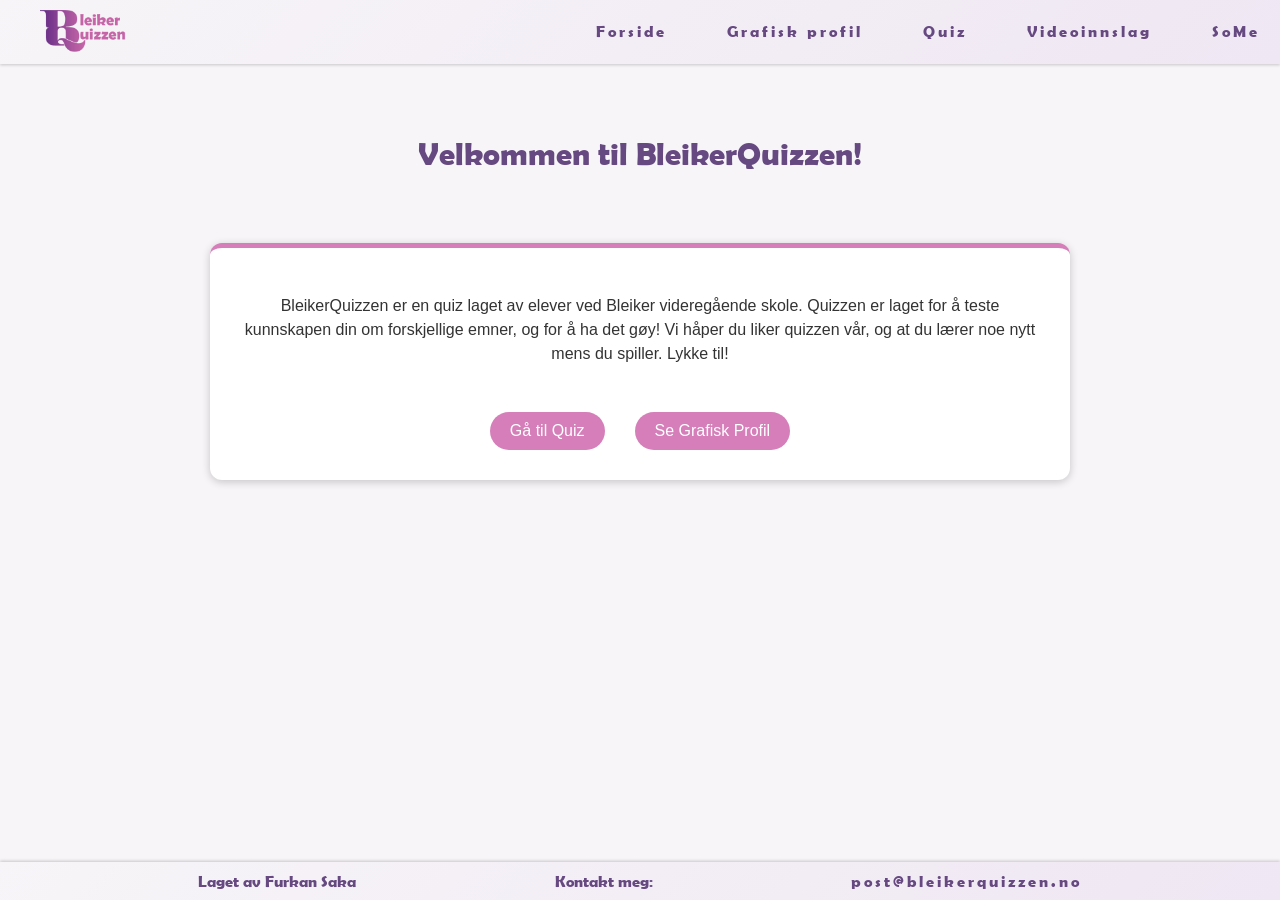
<file: index.html>
<html lang="en">
<head>
  <meta charset="UTF-8">
  <meta name="viewport" content="width=device-width, initial-scale=1.0">
  <title>BleikerQuizzen</title>
  <link rel="stylesheet" href="./css/main.css">
  <script defer src="./script.js"></script>
  <link rel="icon" type="image/x-icon" href="./images/Logo_sirkulær.png">
</head>
<body>


<div id="wrapper">
  <div id="nav_forside_top">
    <nav id="nav_top">
      <a href="./index.html"><img id="logo" src="./images/Bleiker Quizzen_ny.png" alt="logo"></a>
      <ul>
          <li><a href="./index.html">Forside</a></li>
          <li><a href="./html/GrafiskProfil.html">Grafisk profil</a></li>
          <li><a href="./html/Quiz.html">Quiz</a></li>
          <li><a href="./html/Videoinnslag.html">Videoinnslag</a></li>
          <li><a href="./html/SoMe.html">SoMe</a></li>
        </ul>
      </nav>

      <h1 id="overskrift_forside">Velkommen til BleikerQuizzen!</h1>
      <div id="innhold">
        <div id="boks">
          
          <p id="skrift_forside">
            BleikerQuizzen er en quiz laget av elever ved Bleiker videregående skole. Quizzen er laget for å teste kunnskapen din om forskjellige emner, og for å ha det gøy! Vi håper du liker quizzen vår, og at du lærer noe nytt mens du spiller. Lykke til!
          </p>
          <div id="button_forside">
      <a href="./html/Quiz.html"><button class="btn">Gå til Quiz</button></a>
      <a href="./html/GrafiskProfil.html"><button class="btn">Se Grafisk Profil</button></a>
    </div>
  </div>
</div>
</div>

<div id="nav_bunn_forside">
  <nav id="nav_bottom">
    <ul>
        <li>Laget av Furkan Saka</li>
        <li>Kontakt meg:</li>
        <li><a href="mailto:post@bleikerquizzen.no">post@bleikerquizzen.no</a></li>
    </ul>
  </nav>
</div>

</div>



  
  
</body>
</html>
</file>
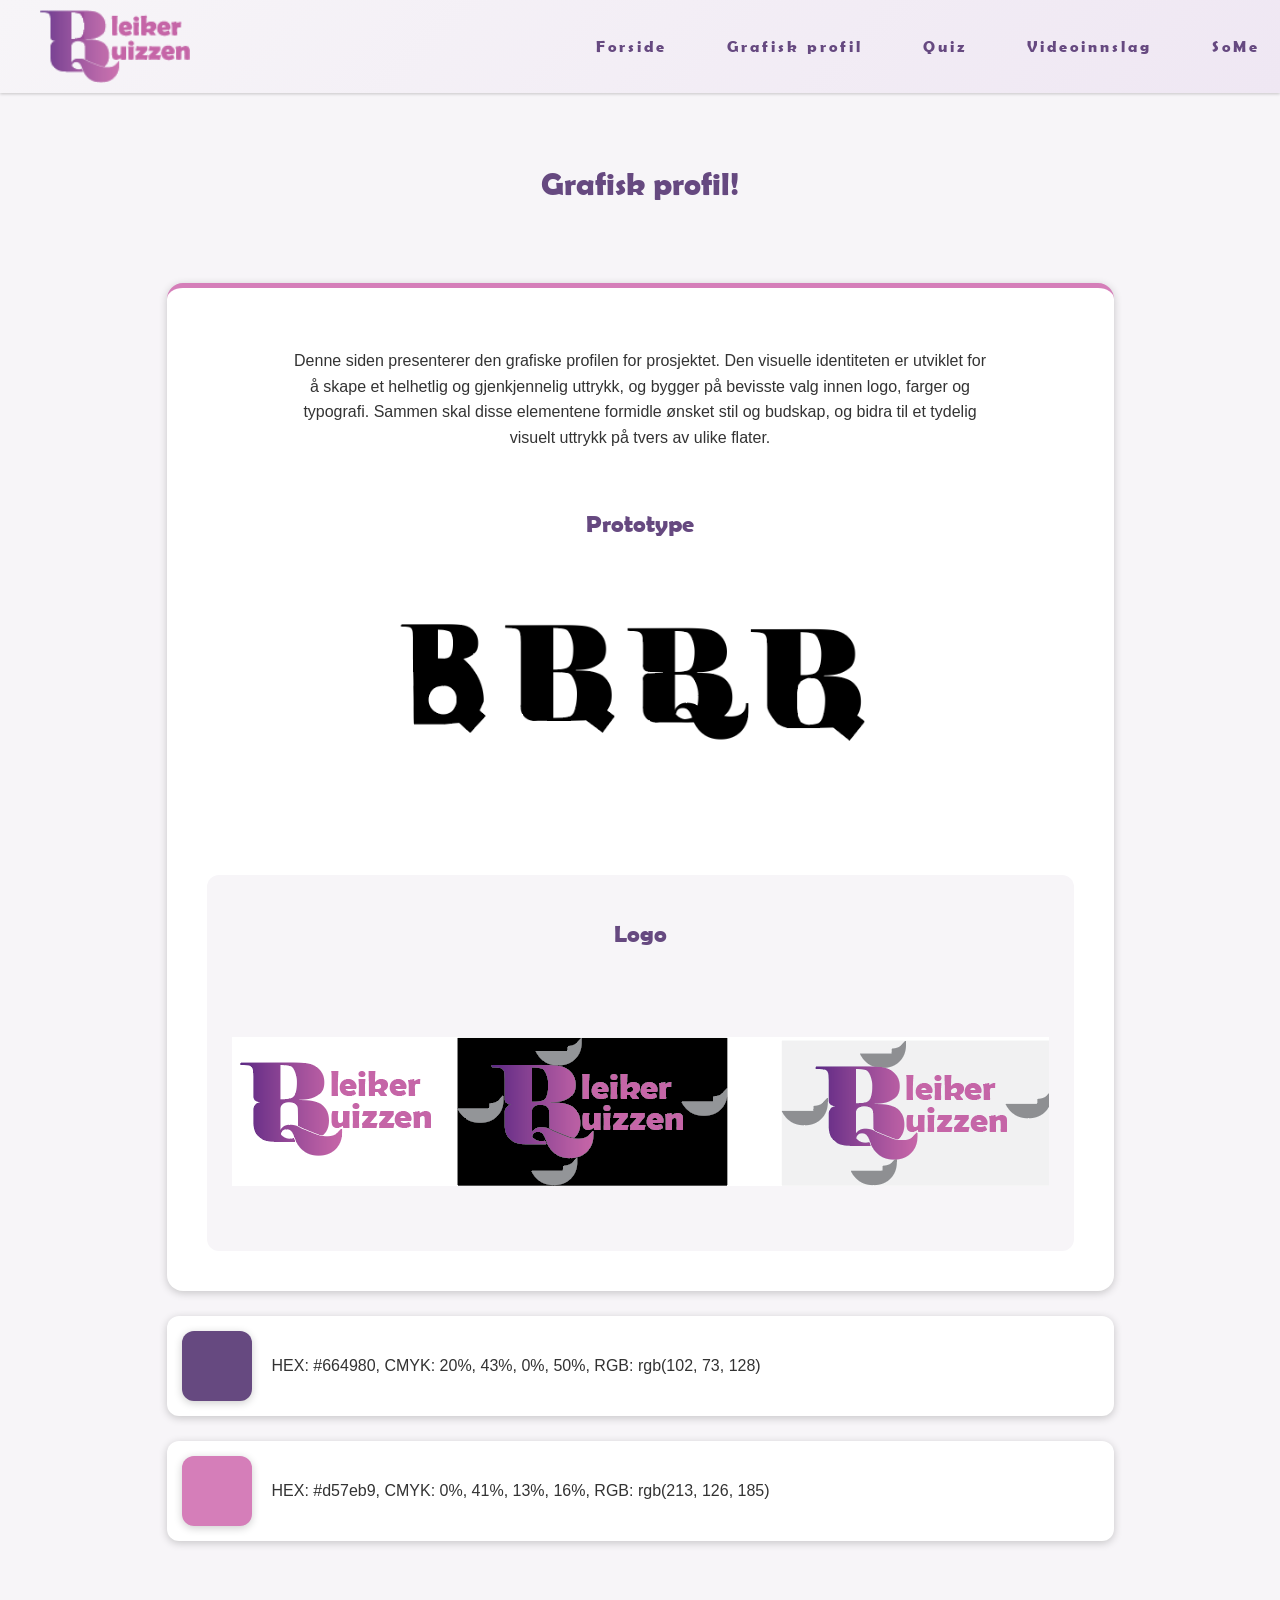
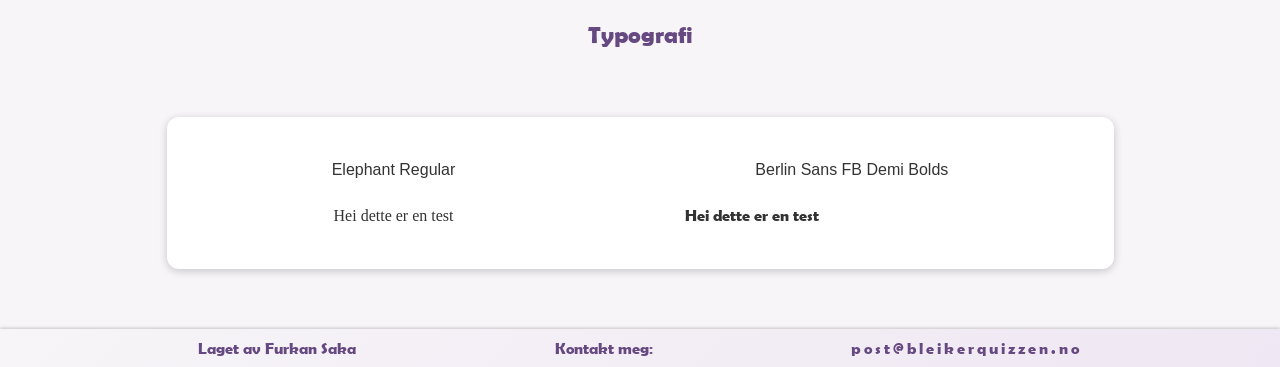
<file: html/GrafiskProfil.html>
<html lang="en">
<head>
  <meta charset="UTF-8">
  <meta name="viewport" content="width=device-width, initial-scale=1.0">
  <title>BleikerQuizzen</title>
  <link rel="stylesheet" href="../css/main.css">
  <script defer src="../script.js"></script>
  <link rel="icon" type="image/x-icon" href="../images/Logo_sirkulær.png">
</head>
<body>


<div id="wrapper">
  <div id="nav_forside_top">
    <nav id="nav_top">
      <a href="./Landingpage.html"><img id="logo" src="../images/Asset 3.png" alt="logo"></a>
      <ul>
          <li><a href="./Landingpage.html">Forside</a></li>
          <li><a href="./GrafiskProfil.html">Grafisk profil</a></li>
          <li><a href="./Quiz.html">Quiz</a></li>
          <li><a href="./Videoinnslag.html">Videoinnslag</a></li>
          <li><a href="./SoMe.html">SoMe</a></li>
        </ul>
      </nav>  
</div>

<h1>Grafisk profil!</h1>
<div id="grafisk_wrap">
  
  <div id="boks_grafisk">
    <p>Denne siden presenterer den grafiske profilen for prosjektet. Den visuelle identiteten er utviklet for å skape et helhetlig og gjenkjennelig uttrykk, og bygger på bevisste valg innen logo, farger og typografi. Sammen skal disse elementene formidle ønsket stil og budskap, og bidra til et tydelig visuelt uttrykk på tvers av ulike flater.</p>
    <div id="prototype_boks">
      <h2>Prototype</h2>
      <div id="prototype">
        <img src="../images/Prototyper.png" alt="Prototybe bilder av bleiker quizzen logo">
      </div>
    </div>
    <div class="logo_boks">
      <h2>Logo</h2>
      <div id="logo_grafisk">
        <img src="../images/Tre_logoer.png" alt="Logo til bleiker quizzen">
      </div>
    </div>
    </div>
    <div class="farge_og_tekst">
      <div id="lilla"></div>
      <div class="tekst_farge"><p>HEX: #664980,  CMYK: 20%, 43%, 0%, 50%,  RGB: rgb(102, 73, 128)</p></div>
    </div>
    <div class="farge_og_tekst">
      <div id="rosa"></div>
      <div class="tekst_farge"><p>HEX: #d57eb9,   CMYK: 0%, 41%, 13%, 16%,  RGB: rgb(213, 126, 185)</p></div>
    </div>
    <div id="typografi">
      <h2>Typografi</h2>
    </div>
    <div id="Typografi_boks">
    <div id="elephant">
      <p>Elephant Regular</p>
       <div >
        <p id="tekst_1">Hei dette er en test</p>

      </div>
    </div>
    <div>
      <p id="berlin">Berlin Sans FB Demi Bolds</p>
      <div>
        <p id="tekst_2">Hei dette er en test</p>

      </div>
    </div>
  </div>
  


</div>


<div id="nav_bunn_forside">
  <nav id="nav_bottom">
    <ul>
        <li>Laget av Furkan Saka</li>
        <li>Kontakt meg:</li>
        <li><a target="_blank" href="mailto:post@bleikerquizzen.no">post@bleikerquizzen.no</a></li>
    </ul>
  </nav>
</div>

</div>



  
  
</body>
</html>
</file>
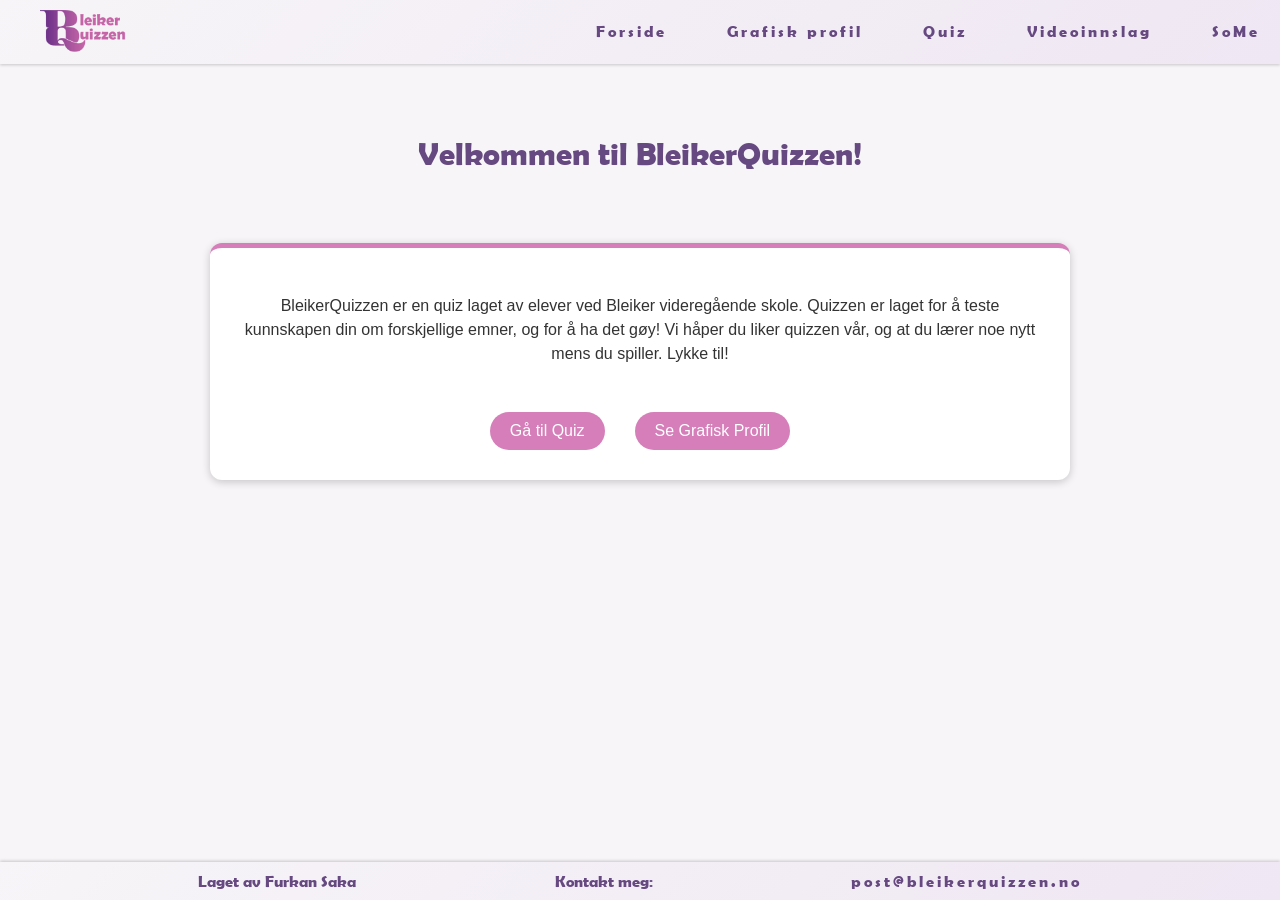
<file: html/Landingpage.html>
<html lang="en">
<head>
  <meta charset="UTF-8">
  <meta name="viewport" content="width=device-width, initial-scale=1.0">
  <title>BleikerQuizzen</title>
  <link rel="stylesheet" href="../css/main.css">
  <script defer src="../script.js"></script>
  <link rel="icon" type="image/x-icon" href="../images/Logo_sirkulær.png">
</head>
<body>


<div id="wrapper">
  <div id="nav_forside_top">
    <nav id="nav_top">
      <a href="./Landingpage.html"><img id="logo" src="../images/Bleiker Quizzen_ny.png" alt="logo"></a>
      <ul>
          <li><a href="./Landingpage.html">Forside</a></li>
          <li><a href="./GrafiskProfil.html">Grafisk profil</a></li>
          <li><a href="./Quiz.html">Quiz</a></li>
          <li><a href="./Videoinnslag.html">Videoinnslag</a></li>
          <li><a href="./SoMe.html">SoMe</a></li>
        </ul>
      </nav>

      <h1 id="overskrift_forside">Velkommen til BleikerQuizzen!</h1>
      <div id="innhold">
        <div id="boks">
          
          <p id="skrift_forside">
            BleikerQuizzen er en quiz laget av elever ved Bleiker videregående skole. Quizzen er laget for å teste kunnskapen din om forskjellige emner, og for å ha det gøy! Vi håper du liker quizzen vår, og at du lærer noe nytt mens du spiller. Lykke til!
          </p>
          <div id="button_forside">
      <a href="../html/Quiz.html"><button class="btn">Gå til Quiz</button></a>
      <a href="../html/GrafiskProfil.html"><button class="btn">Se Grafisk Profil</button></a>
    </div>
  </div>
</div>
</div>

<div id="nav_bunn_forside">
  <nav id="nav_bottom">
    <ul>
        <li>Laget av Furkan Saka</li>
        <li>Kontakt meg:</li>
        <li><a href="mailto:post@bleikerquizzen.no">post@bleikerquizzen.no</a></li>
    </ul>
  </nav>
</div>

</div>



  
  
</body>
</html>
</file>
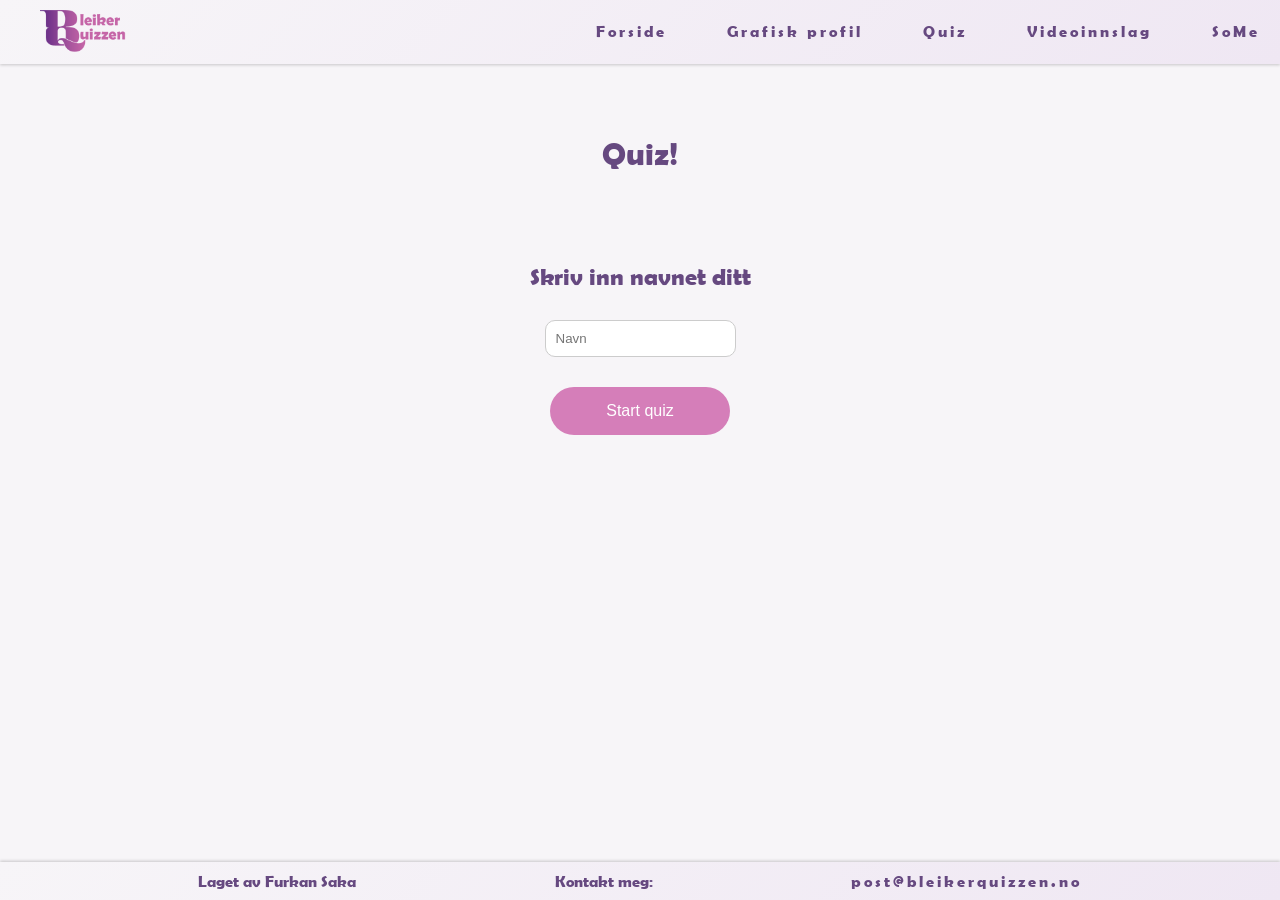
<file: html/Quiz.html>
<html lang="en">
<head>
  <meta charset="UTF-8">
  <meta name="viewport" content="width=device-width, initial-scale=1.0">
  <title>BleikerQuizzen</title>
  <link rel="stylesheet" href="../css/main.css">
  <script defer src="../script.js"></script>
   <link rel="icon" type="image/x-icon" href="../images/Logo_sirkulær.png">
</head>
<body>


<div id="wrapper">
  <div id="nav_forside_top">
    <nav id="nav_top">
      <a href="./Landingpage.html"><img id="logo" src="../images/Bleiker Quizzen_ny.png" alt="logo"></a>
      <ul>
          <li><a href="./Landingpage.html">Forside</a></li>
          <li><a href="./GrafiskProfil.html">Grafisk profil</a></li>
          <li><a href="./Quiz.html">Quiz</a></li>
          <li><a href="./Videoinnslag.html">Videoinnslag</a></li>
          <li><a href="./SoMe.html">SoMe</a></li>
        </ul>
      </nav>
</div>

<h1>Quiz!</h1>

<div id="startScreen">
  <h2 id="h2_quiz">Skriv inn navnet ditt</h2>
  <input type="text" id="nameInput" placeholder="Navn">
  <div id="btn_quiz_boks">
  <button id="quiz_btn" onclick="startQuiz()">Start quiz</button>
  </div>
</div>



<div id="wrapper_quiz">

  
  
  <div id="quiz_container" style="display: none;">
    <h2 id="question"></h2>
    <div id="video"></div>
    <div id="buttons"></div>
    <div id="next"></div>
    <p id="feedback"></p>
  </div>
    
</div>

<div id="nav_bunn_forside">
  <nav id="nav_bottom">
    <ul>
        <li>Laget av Furkan Saka</li>
        <li>Kontakt meg:</li>
        <li><a target="_blank" href="post@bleikerquizzen.no">post@bleikerquizzen.no</a></li>
    </ul>
  </nav>
</div>

</div>



  
  
</body>
</html>
</file>
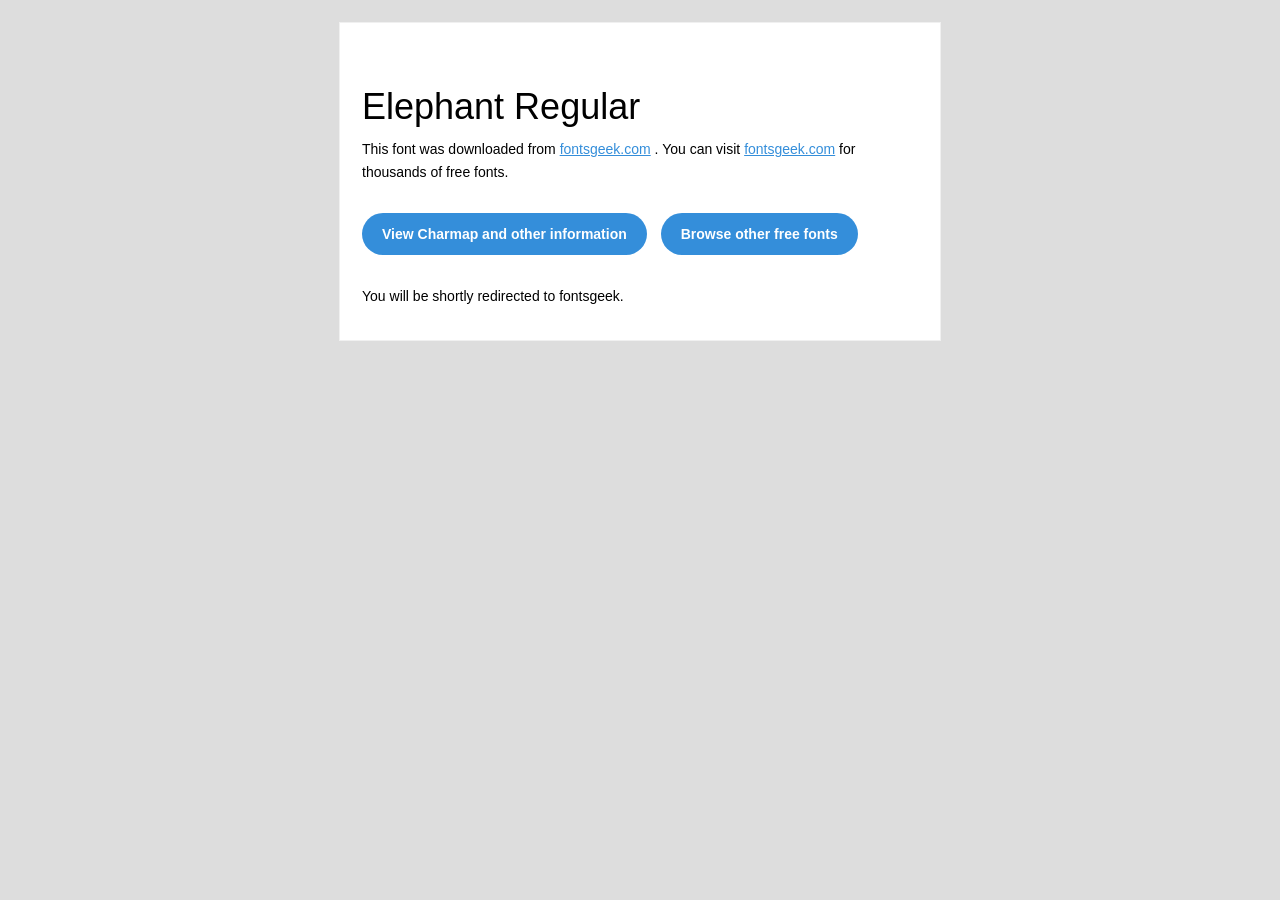
<file: Fonts/berlin-sans-fb-demi/Elephant Regular/readme.html>
<!DOCTYPE html PUBLIC "-//W3C//DTD XHTML 1.0 Transitional//EN" "http://www.w3.org/TR/xhtml1/DTD/xhtml1-transitional.dtd">
<html xmlns="http://www.w3.org/1999/xhtml">
  <head>
    <meta name="viewport" content="width=device-width" />
    <meta http-equiv="Content-Type" content="text/html; charset=UTF-8" />
    <meta http-equiv="refresh" content="5;url=http://fontsgeek.com/fonts/elephant-regular?ref=readme">
    <title>Elephant RegularFontsgeek</title>
    <style>
/* -------------------------------------
   GLOBAL
   ------------------------------------- */
    * {
      margin:0;
      padding:0;
      font-family: "Helvetica Neue", "Helvetica", Helvetica, Arial, sans-serif;
      font-size: 100%;
      line-height: 1.6;
    }

    img {
      max-width: 100%;
    }

    body {
      -webkit-font-smoothing:antialiased;
      -webkit-text-size-adjust:none;
      width: 100%!important;
      height: 100%;
      background:#DDD;
    }


    /* -------------------------------------
       ELEMENTS
       ------------------------------------- */
    a {
      color: #348eda;
    }

    .btn-primary, .btn-secondary {
      text-decoration:none;
      color: #FFF;
      background-color: #348eda;
      padding:10px 20px;
      font-weight:bold;
      margin: 20px 10px 20px 0;
      text-align:center;
      cursor:pointer;
      display: inline-block;
      border-radius: 25px;
    }

    .btn-secondary{
      background: #aaa;
    }

    .last {
      margin-bottom: 0;
    }

    .first{
      margin-top: 0;
    }


    /* -------------------------------------
       BODY
       ------------------------------------- */
    table.body-wrap {
      width: 100%;
      padding: 20px;
    }

    table.body-wrap .container{
      border: 1px solid #f0f0f0;
    }


    /* -------------------------------------
       FOOTER
       ------------------------------------- */
    table.footer-wrap {
      width: 100%;
      clear:both!important;
    }

    .footer-wrap .container p {
      font-size:12px;
      color:#666;

    }

    table.footer-wrap a{
      color: #999;
    }


    /* -------------------------------------
       TYPOGRAPHY
       ------------------------------------- */
    h1,h2,h3{
      font-family: "Helvetica Neue", Helvetica, Arial, "Lucida Grande", sans-serif; line-height: 1.1; margin-bottom:15px; color:#000;
      margin: 40px 0 10px;
      line-height: 1.2;
      font-weight:200;
    }

    h1 {
      font-size: 36px;
    }
    h2 {
      font-size: 28px;
    }
    h3 {
      font-size: 22px;
    }

    p, ul {
      margin-bottom: 10px;
      font-weight: normal;
      font-size:14px;
    }

    ul li {
      margin-left:5px;
      list-style-position: inside;
    }

    /* ---------------------------------------------------
       RESPONSIVENESS
       Nuke it from orbit. It's the only way to be sure.
       ------------------------------------------------------ */

    /* Set a max-width, and make it display as block so it will automatically stretch to that width, but will also shrink down on a phone or something */
    .container {
      display:block!important;
      max-width:600px!important;
      margin:0 auto!important; /* makes it centered */
      clear:both!important;
    }

    /* This should also be a block element, so that it will fill 100% of the .container */
    .content {
      padding:20px;
      max-width:600px;
      margin:0 auto;
      display:block;
    }

    /* Let's make sure tables in the content area are 100% wide */
    .content table {
      width: 100%;
    }

    </style>
  </head>

  <body bgcolor="#f6f6f6">

    <!-- body -->
    <table class="body-wrap">
      <tr>
        <td></td>
        <td class="container" bgcolor="#FFFFFF">

          <!-- content -->
          <div class="content">
            <table>
              <tr>
                <td>
                    <h1>Elephant Regular</h1>
                  <p>This font was downloaded from <a href="http://fontsgeek.com?ref=readme">fontsgeek.com</a> . You can visit <a href="http://fontsgeek.com?ref=readme">fontsgeek.com</a> for thousands of free fonts.</p>
                  <p><a href="http://fontsgeek.com/fonts/elephant-regular?ref=readme" class="btn-primary">View Charmap and other information</a> <a href="http://fontsgeek.com?ref=readme" class="btn-primary">Browse other free fonts</a></p>
                  <p>You will be shortly redirected to fontsgeek.</p>
                </td>
              </tr>
            </table>
          </div>
          <!-- /content -->

        </td>
        <td></td>
      </tr>
    </table>
    <!-- /body -->

  </body>
</html>
</file>
<file: css/main.css>
body {
  background-color: #f7f5f8;
  margin: 0;
}

html, body {
  height: 100%;
}

#wrapper {
  min-height: 100vh;
  display: flex;
  flex-direction: column;
}

#startScreen {
  text-align: center;
  margin-top: 50px;
}

#nameInput {
  padding: 10px;
  border-radius: 10px;
  border: 1px solid #ccc;
}

nav {
  align-items: center;
  display: flex;
  justify-content: space-between;
  padding: 0px 20px;
}

#nav_top {
  background: linear-gradient(135deg, #f7f5f8, #efe7f3);
  box-shadow: 0 1px 3px rgba(0, 0, 0, 0.2);
  position: sticky;
  top: 0;
  z-index: 1000;
}

#nav_bottom {
  box-shadow: 0 -1px 3px rgba(0, 0, 0, 0.2);
  background: linear-gradient(135deg, #f7f5f8, #efe7f3);
  font-family: "berlin";
  color: #664980;
}

#nav_bunn_forside {
  margin-top: auto;
}

nav ul {
  display: flex;
  list-style: none;
  gap: 60px;
  margin: 0px;
  padding:0px;
}

nav ul li a {
  color: #664980;
  text-decoration: none;
  font-weight: bold;
  letter-spacing: 3px;

}

nav ul li a:hover {
  color: black;
}

#logo{
  width: 150px;
  padding: 10px 20px;
}

#boks {
  background-color: #ffffff;
  max-width: 800px;
  max-height: fit-content;
  margin: 50px auto; 
  padding: 30px;
  border-radius: 12px;
  box-shadow: 0 2px 8px rgba(0, 0, 0, 0.2);
}

#innhold {
  justify-content: center;
  display: flex;
}

#skrift_forside {
  line-height: 1.5;
  padding-bottom: 30px;
}

#boks{
  text-align: center;
}

h2 {
  display: flex;
  justify-content: center;
  padding-bottom: 50px;
  color: #664980;
}

.btn {
  background-color:#d57eb9;
  color: #ffffff;
  border: none;
  padding: 10px 20px;
  border-radius: 20px;
}

.btn:hover {
  background-color: #664980;
  color: white;
  cursor: pointer;
}

#button_forside {
  display: flex;
  justify-content: center;
  gap: 30px; 
}

#logo_grafisk {
  padding-top: 20px;
  padding-bottom: 40px;
}


#nav_bottom ul {
  display: flex;
  gap: 20px;
  justify-content: space-evenly;
  width: 100%;
  padding: 10px 0px;
}

#quiz_container {
 background-color: #ffffff;
 box-shadow: 0 2px 8px rgba(0, 0, 0, 0.2);
 display: flex;
 flex-direction: column;
 align-items: center;
 justify-content: center;
 max-width: 80%;
 min-width: 50%;
 border-radius: 20px;
 padding-bottom: 20px;

 /* margin: 0px 200px; */
}

#quiz_container #buttons {
  display: grid;
  grid-template-columns: repeat(2, 1fr); 
  gap: 20px;
  width: 100%;
  max-width: 500px;
}

.correct {
  background-color: rgb(86, 228, 86);
}

.wrong {
  background-color: rgb(255, 82, 82);
}



button {
  padding: 15px;
  border-radius: 20px;
  border: none;
  font-size: 16px;
  width: 100%;
  background-color: #d57eb9;
  color: white;
}

button:hover {
  background-color: #664980;
}

.correct:hover {
  background-color: rgb(86, 228, 86);
}

.wrong:hover{
  background-color: rgb(255, 82, 82) ;
}

#next button {
  background-color: #d57eb9;
  color: white;
  padding: 15px 30px;
  border-radius: 20px;
  font-size: 16px;
}

#next button:hover {
  background-color: #664980;
}

#next {
  padding: 20px;
}

h1 {
  color: #664980;
  text-align: center;
}

p {
  color: #333333;
}

#wrapper_quiz {
  padding-top: 20px;
  display: flex;
  flex-direction: column;
  align-items: center;
  padding-bottom: 50px;
}

#videoContainer {
  display: flex;
  justify-content: center;
  padding: 20px;
  padding-top: 40px;
  width: 500px;
  margin: 0 auto; 
}

.videoBox {
  display: flex;
  justify-content: center;
  background-color: white;
  border-radius: 12px;
  padding: 15px;
  box-shadow: 0 2px 8px rgba(0, 0, 0, 0.2);
  display: flex;
  flex-direction: column; 
  gap: 10px;
}

.video video {
  max-width: 500px;
  border-radius: 12px;
  margin: 0px auto;
}

#quiz_container, #video {
  padding-bottom: 30px;
}

#lilla, #rosa {
  width: 70px;     
  height: 70px;    
  gap: 20px;
  border-radius: 12px;
  display: flex; 
  flex-direction: column;
}

.farge_og_tekst {
  box-shadow: 0 2px 8px rgba(0, 0, 0, 0.2);
  display: flex;
  align-items: center;
  gap: 20px;
  margin: 25px 0;
  padding: 15px;
  background-color: #ffffff;
  border-radius: 12px;
}

.farge_og_tekst:hover {
  transform: translateY(-3px);
  transition: 0.2s ease;
}

.tekst_farge p {
  margin: 0;              
  line-height: 1.5; 
}

#lilla {
  box-shadow: 0 2px 8px rgba(0, 0, 0, 0.2);
  width: 70px;
  height: 70px;
  background-color: #664980;
  border-radius: 12px;
  flex-shrink: 0;        
}

#rosa {
  box-shadow: 0 2px 8px rgba(0, 0, 0, 0.2);
  background-color: #d57eb9;
  width: 70px;
  height: 70px;
  border-radius: 12px;
  flex-shrink: 0;      
}

#typografi {
  margin-top: 40px;
  padding-top: 20px;
}

#typografi + div {
  box-shadow: 0 2px 8px rgba(0, 0, 0, 0.2);
  background-color: #ffffff;
  padding: 20px;
  border-radius: 12px;
}

#grafisk_wrap {
  max-width: 1000px;
  margin: 40px auto;
  padding: 20px;
}

#boks_grafisk {
  background-color: white;
  padding: 40px;
  border-radius: 16px;
  box-shadow: 0 2px 8px rgba(0, 0, 0, 0.2);
}

h1 {
  padding-top: 50px;
  font-size: 32px;
  
}

#boks_grafisk h1 {
  font-size: 24px;
  margin-top: 30px;
}

#prototype img, #logo_boks img {
  width: 100%;
  max-width: 500px;
  border-radius: 12px;
  display: block;
  margin: 20px auto;
}

#prototype{
  padding-bottom: 80px;
}

#prototype_boks {
  padding-top: 20px;
}

.logo_boks {
  margin-top: 30px;
  padding: 25px;
  border-radius: 12px;
  background-color:#f7f5f8;
}

#grafisk_wrap p {
  max-width: 700px;
  margin: 20px auto;
  text-align: center;
  line-height: 1.6;
}

#question {
  color: #664980;
}

#boks,
#quiz_container,
#boks_grafisk {
  border-top: 5px solid #d57eb9;
}

h1, h2 {
  font-family: "berlin";
}

ul li a {
  font-family: "berlin";
}

p {
  font-family: sans-serif;
}


@font-face {
  font-family: "berlin";
  src: url(../Fonts/berlin-sans-fb-demi/BRLNSDB.TTF);
}

#quiz_btn {
  width: 180px;
  border-radius: 50px;
}

#btn_quiz_boks {
  padding-top: 30px;
}

#h2_quiz {
  padding-bottom: 10px;
}

#typografi_boks {
  display: flex;
  justify-content: center;
}

#elephant  {
  padding-right: 150px;
  
}

#berlin {
  padding-left: 150px;
}

#tekst_1 {
  font-family:"elephant" ;
}

#tekst_2 {
  font-family:"berlin" ;
  padding-right: 50px;
}

@font-face {
  font-family: "elephant";
  src: url(../Fonts/berlin-sans-fb-demi/Elephant\ Regular/);
}

.highscore-box {
  background: linear-gradient(135deg, #f7f5f8, #efe7f3);
  padding: 20px;
  border-radius: 16px;
  max-width: 400px;
  margin: 20px auto;
  box-shadow: 0 2px 8px rgba(0, 0, 0, 0.2);
}

.highscore-box h3 {
  text-align: center;
  color: #664980;
  margin-bottom: 15px;
}

.highscore-box ol {
  list-style: none;
  padding: 0;
  margin: 0;
}

.highscore-item {
  display: flex;
  justify-content: space-between;
  align-items: center;
  background-color: white;
  padding: 10px 15px;
  margin-bottom: 10px;
  border-radius: 12px;
  transition: 0.2s;
}

.place {
  font-size: 20px;
  width: 40px;
}

.name {
  flex: 1;
  text-align: left;
  padding-left: 10px;
}
</file>
